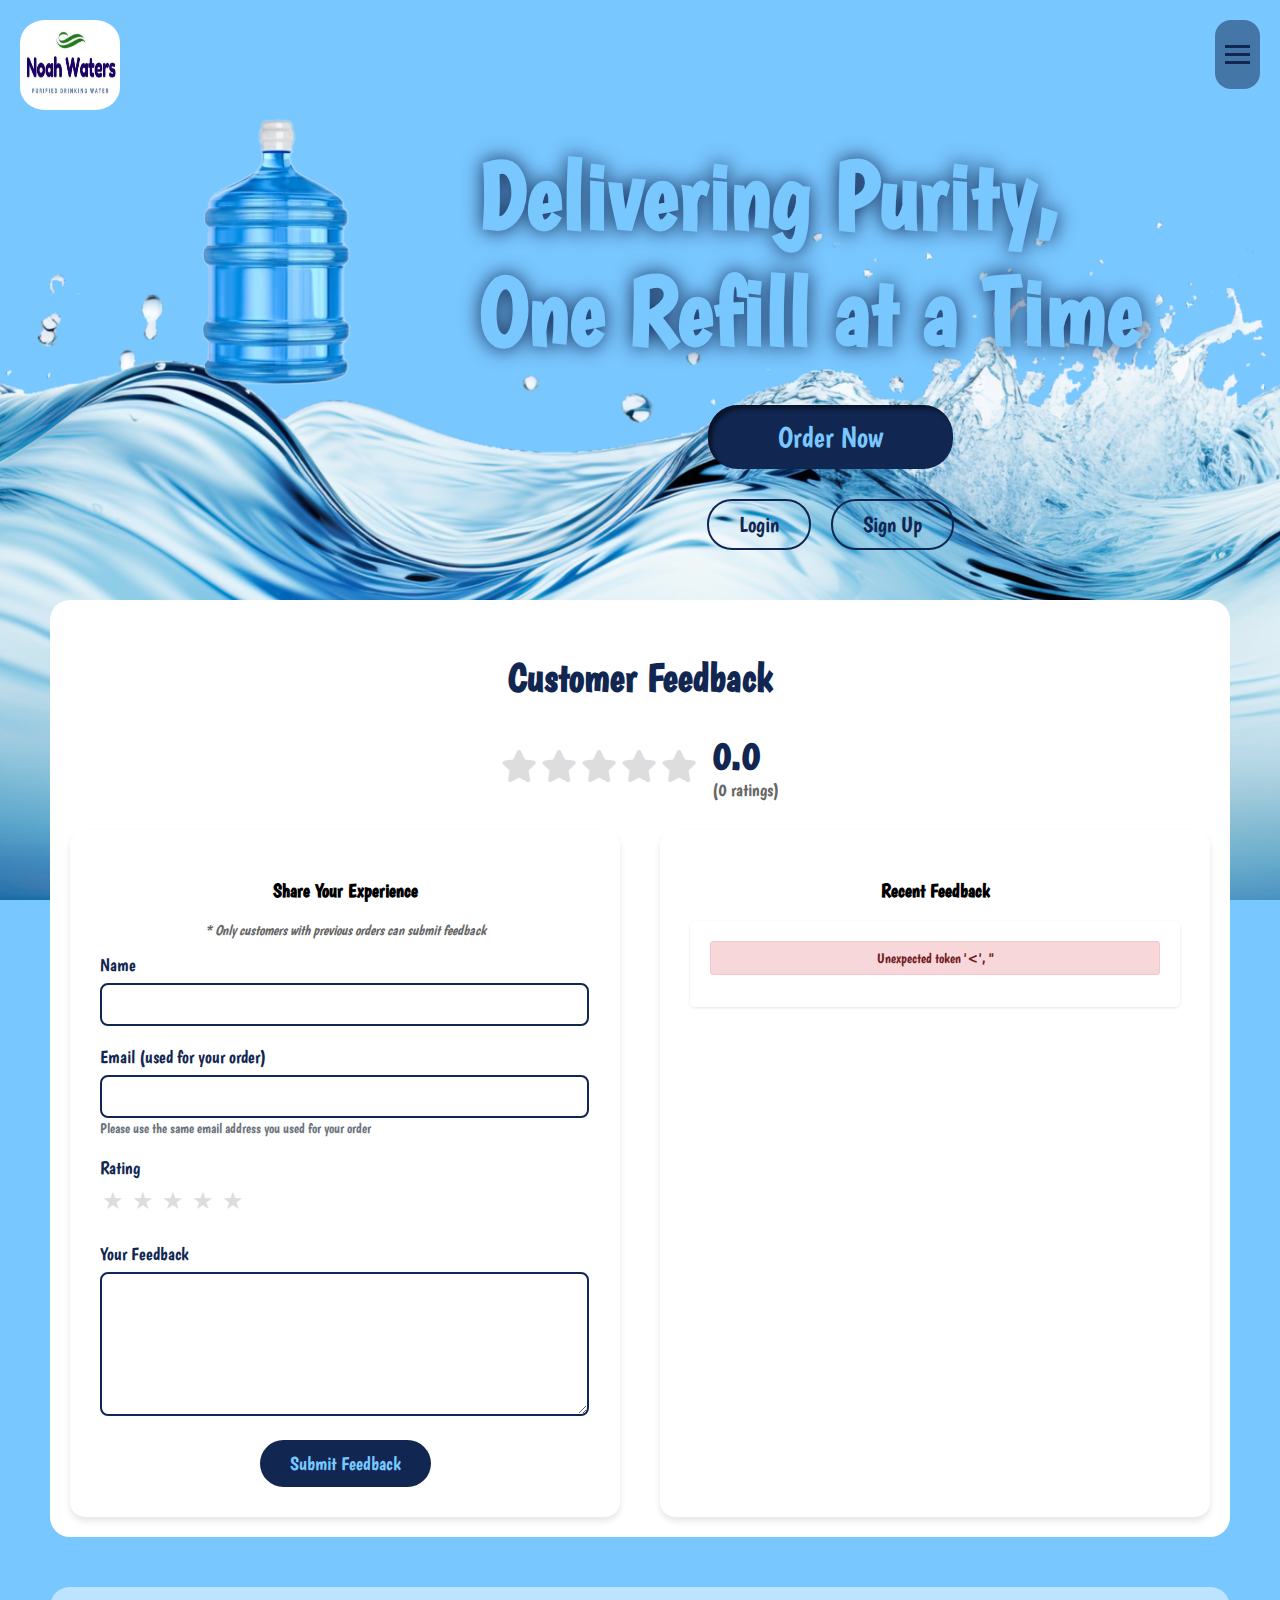
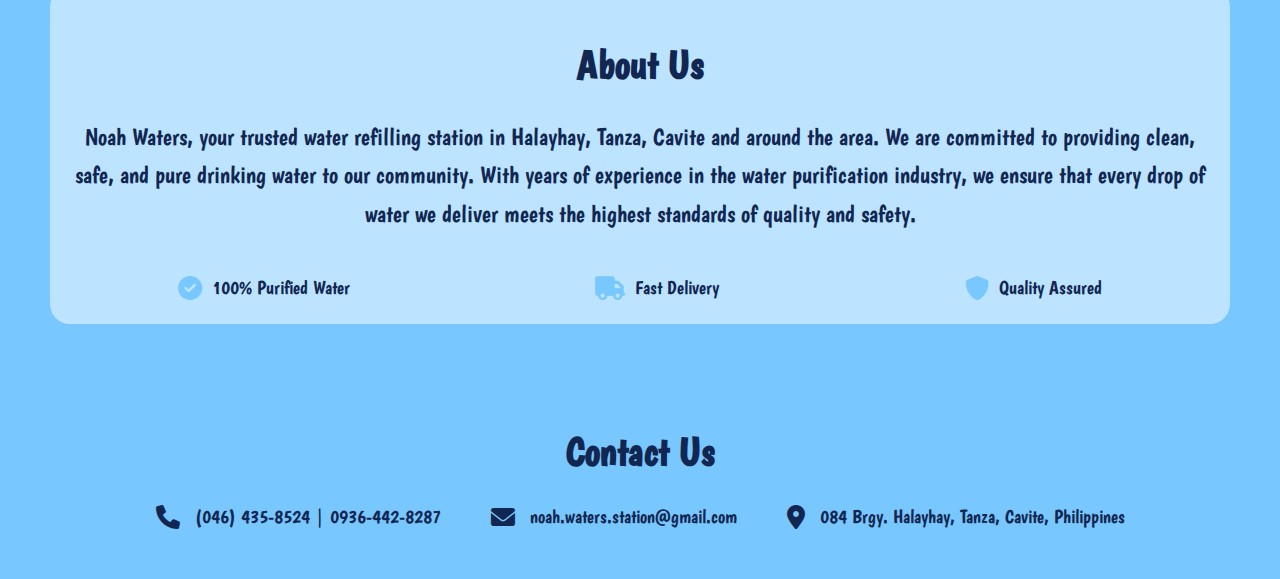
<file: Noah_waters/index.html>
<!DOCTYPE html>
<html lang="en">
<head>
    <meta charset="UTF-8">
    <meta name="viewport" content="width=device-width, initial-scale=1.0">
    <title>Noah Waters</title>

    <link rel="stylesheet" href="style.css">
    <link rel="stylesheet" href="https://cdnjs.cloudflare.com/ajax/libs/font-awesome/6.0.0/css/all.min.css">

    <link rel="preconnect" href="https://fonts.googleapis.com">
    <link rel="preconnect" href="https://fonts.gstatic.com" crossorigin>
    <link href="https://fonts.googleapis.com/css2?family=Boogaloo&display=swap" rel="stylesheet">

    <link rel="stylesheet" href="https://fonts.googleapis.com/icon?family=Material+Icons">
</head>

<body>
    <nav class="navbar">
        <div class="logo">
            <img src="logo.jpg" class="logo">
        </div>
        <div class="hamburger">
            <div class="bar"></div>
            <div class="bar"></div>
            <div class="bar"></div>
        </div>
        <ul class="nav-menu">
            <li class="nav-item"><a href="#about" class="nav-link">About Us</a></li>
            <li class="nav-item"><a href="#contact" class="nav-link">Contact Us</a></li>
            <li class="nav-item"><a href="track_order_guest.php" class="nav-link">Track Order</a></li>
            <li class="nav-item"><a href="admin_orders.php" class="nav-link">Admin Page</a></li>
            <li class="nav-item"><a href="#" class="nav-link">Exit</a></li>
        </ul>
    </nav>

    <div class="content-container">
        <div class="gallon-container">
            <img src="round_gallon.png" class="gallon">
        </div>

        <div class="tagline-container">
            <h1 class="tagline">
                Delivering Purity,<br> One Refill at a Time
            </h1>
        </div>
    </div>

    <div class="button-container">
        <a href="menu.php" class="order-btn" style="text-decoration: none; display: inline-block; text-align: center; padding: 15px 70px; font-size: 1.8rem; background-color: #112752; color: #79c7ff; border: none; border-radius: 30px; cursor: pointer; transition: all 0.3s ease; font-family: 'Boogaloo', sans-serif; box-shadow: inset 4px 4px 4px rgba(0, 0, 0, 0.50);">Order Now</a>
        <div class="auth-buttons">
            <a href="login.html"><button class="login-btn">Login</button></a>
            <a href="register.html"><button class="signin-btn">Sign Up</button></a>
        </div>
    </div>

    <div class="background-container">
        <img src="back.webp" class="background">
    </div>

    <div id="feedback" class="feedback-section">
        <h2>Customer Feedback</h2>
        <div class="overall-rating">
            <div class="rating-stars"></div>
            <div class="rating-info">
                <span class="average-rating">0.0</span>
                <span class="total-ratings">(0 ratings)</span>
            </div>
        </div>
        <div class="feedback-container">
            <div class="feedback-form">
                <h3>Share Your Experience</h3>
                <p class="form-note">* Only customers with previous orders can submit feedback</p>
                <form id="feedbackForm">
                    <div class="form-group">
                        <label for="name">Name</label>
                        <input type="text" id="name" name="name" required>
                    </div>
                    <div class="form-group">
                        <label for="email">Email (used for your order)</label>
                        <input type="email" id="email" name="email" required>
                        <small class="form-text text-muted">Please use the same email address you used for your order</small>
                    </div>
                    <div class="form-group">
                        <label>Rating</label>
                        <div class="rating">
                            <input type="radio" name="rating" value="1" id="rating1" required>
                            <label for="rating1">★</label>
                            <input type="radio" name="rating" value="2" id="rating2">
                            <label for="rating2">★</label>
                            <input type="radio" name="rating" value="3" id="rating3">
                            <label for="rating3">★</label>
                            <input type="radio" name="rating" value="4" id="rating4">
                            <label for="rating4">★</label>
                            <input type="radio" name="rating" value="5" id="rating5">
                            <label for="rating5">★</label>
                        </div>
                    </div>
                    <div class="form-group">
                        <label for="message">Your Feedback</label>
                        <textarea id="message" name="message" required></textarea>
                    </div>
                    <button type="submit" class="submit-btn">Submit Feedback</button>
                </form>
            </div>
            <div class="feedback-display">
                <h3>Recent Feedback</h3>
                <div id="feedbackList" class="feedback-list"></div>
            </div>
        </div>
    </div>

    <div id="about" class="about-section">
        <h2>About Us</h2>
        <div class="about-content">
            <div class="about-text">
                <p>Noah Waters, your trusted water refilling station in Halayhay, Tanza, Cavite and around the area. We are committed to providing clean, safe, and pure drinking water to our community.
                    With years of experience in the water purification industry, we ensure that every drop of water we deliver meets the highest standards of quality and safety.</p>
                <div class="features">
                    <div class="feature">
                        <i class="fas fa-check-circle"></i>
                        <span>100% Purified Water</span>
                    </div>
                    <div class="feature">
                        <i class="fas fa-truck"></i>
                        <span>Fast Delivery</span>
                    </div>
                    <div class="feature">
                        <i class="fas fa-shield-alt"></i>
                        <span>Quality Assured</span>
                    </div>
                </div>
            </div>
        </div>
    </div>

    <div id="contact" class="contact-section">
        <h2>Contact Us</h2>
        <div class="contact-info">
            <div class="contact-item">
                <i class="fas fa-phone"></i>
                <p>(046) 435-8524 | 0936-442-8287</p>
            </div>
            <div class="contact-item">
                <i class="fas fa-envelope"></i>
                <p>noah.waters.station@gmail.com</p>
            </div>
            <div class="contact-item">
                <i class="fas fa-map-marker-alt"></i>
                <p>084 Brgy. Halayhay, Tanza, Cavite, Philippines</p>
            </div>
        </div>
    </div>
    <script>
        const hamburger = document.querySelector(".hamburger");
        const navMenu = document.querySelector(".nav-menu");

        hamburger.addEventListener("click", () => {
            hamburger.classList.toggle("active");
            navMenu.classList.toggle("active");
        });

        document.querySelectorAll(".nav-link").forEach(n => n.addEventListener("click", () => {
            hamburger.classList.remove("active");
            navMenu.classList.remove("active");
        }));
    </script>
</body>
</html>

<style>
    .feedback-section {
        padding: 20px 20px;
        text-align: center;
        margin-top: 50px;
        background-color: rgba(255, 255, 255);
        border-radius: 20px;
        margin-left: 50px;
        margin-right: 50px;
    }

    .feedback-section h2 {
        color: #112752;
        font-size: 2.5rem;
        margin-bottom: 30px;
    }

    .feedback-container {
        display: flex;
        justify-content: space-between;
        gap: 40px;
        max-width: 1200px;
        margin: 0 auto;
    }

    .feedback-form {
        flex: 1;
        background: rgba(255, 255, 255);
        padding: 30px;
        border-radius: 15px;
        box-shadow: 0 4px 6px rgba(0, 0, 0, 0.1);
    }

    .feedback-display {
        flex: 1;
        background: rgba(255, 255, 255);
        padding: 30px;
        border-radius: 15px;
        box-shadow: 0 4px 6px rgba(0, 0, 0, 0.1);
    }

    .form-group {
        margin-bottom: 20px;
        text-align: left;
        margin-right: 25px;
    }

    .form-group label {
        display: block;
        margin-bottom: 8px;
        color: #112752;
        font-size: 1.1em;
    }

    .form-group input[type="text"],
    .form-group input[type="email"],
    .form-group textarea {
        width: 100%;
        padding: 10px;
        border: 2px solid #112752;
        border-radius: 8px;
        font-size: 1em;
        font-family: "Boogaloo", sans-serif;
    }

    .form-group textarea {
        height: 120px;
        resize: vertical;
    }

    .rating {
        display: flex;
        flex-direction: row;
        justify-content: flex-start;
        gap: 4px;
    }

    .rating input {
        display: none;
    }

    .rating label {
        cursor: pointer;
        font-size: 1.5em;
        color: #ddd;
        transition: color 0.2s;
        padding: 0 2px;
    }

    .rating label:hover,
    .rating label.hover,
    .rating input:checked + label {
        color: #ffc107;
    }

    .submit-btn {
        background-color: #112752;
        color: #79c7ff;
        border: none;
        padding: 12px 30px;
        border-radius: 25px;
        font-size: 1.2em;
        cursor: pointer;
        transition: all 0.3s ease;
        font-family: "Boogaloo", sans-serif;
    }

    .submit-btn:hover {
        background-color: #1a3a6e;
        transform: translateY(-2px);
    }

    .feedback-list {
        background: white;
        padding: 20px;
        border-radius: 5px;
        box-shadow: 0 1px 3px rgba(0,0,0,0.1);
        max-height: 350px;
        overflow-y: auto;
    }

    .feedback-list h3 {
        color: #0f65b4;
        margin-bottom: 15px;
        font-size: 1.5em;
        font-weight: 600;
    }

    .feedback-item {
        padding: 12px;
        border-bottom: 1px solid #eee;
        margin-bottom: 12px;
    }

    .feedback-item:last-child {
        border-bottom: none;
        margin-bottom: 0;
    }

    .feedback-header {
        display: flex;
        justify-content: space-between;
        align-items: center;
        margin-bottom: 6px;
    }

    .feedback-header h4 {
        margin: 0;
        color: #333;
        font-size: 1em;
        font-weight: 500;
    }

    .feedback-item .rating {
        margin: 0;
        display: flex;
        flex-direction: row;
        justify-content: flex-start;
        gap: 2px;
    }

    .feedback-item .rating i {
        font-size: 1.2em;
        color: #ddd;
    }

    .feedback-item .rating i.active {
        color: #ffd700;
    }

    .feedback-item p {
        margin: 6px 0;
        color: #666;
        font-size: 0.9em;
        line-height: 1.4;
    }

    .overall-rating {
        display: flex;
        align-items: center;
        justify-content: center;
        margin-bottom: 30px;
        gap: 15px;
    }

    .rating-stars {
        display: flex;
        flex-direction: row;
        justify-content: flex-start;
        gap: 4px;
    }

    .rating-stars i {
        font-size: 2em;
        color: #ddd;
    }

    .rating-stars i.active {
        color: #ffd700;
    }

    .rating-info {
        display: flex;
        flex-direction: column;
        align-items: flex-start;
    }

    .average-rating {
        font-size: 2.5em;
        font-weight: bold;
        color: #112752;
    }

    .total-ratings {
        font-size: 1.1em;
        color: #666;
    }

    .form-note {
        color: #666;
        font-size: 0.9em;
        margin-bottom: 15px;
        font-style: italic;
    }

    .form-text {
        font-size: 0.85em;
        color: #666;
        margin-top: 4px;
    }

    .text-muted {
        color: #6c757d;
    }

    .alert {
        padding: 8px 12px;
        margin-bottom: 12px;
        border-radius: 3px;
        font-size: 0.85em;
    }

    .alert-success {
        background-color: #d4edda;
        color: #155724;
        border: 1px solid #c3e6cb;
    }

    .alert-danger {
        background-color: #f8d7da;
        color: #721c24;
        border: 1px solid #f5c6cb;
    }

    .alert-info {
        background-color: #d1ecf1;
        color: #0c5460;
        border: 1px solid #bee5eb;
    }

    @media (max-width: 768px) {
        .feedback-container {
            flex-direction: column;
        }
    }
</style>

<script>
document.addEventListener('DOMContentLoaded', function() {
    const feedbackForm = document.getElementById('feedbackForm');
    const feedbackList = document.getElementById('feedbackList');
    const ratingInputs = document.querySelectorAll('input[name="rating"]');
    const ratingLabels = document.querySelectorAll('.rating label');
    const ratingStars = document.querySelector('.rating-stars');
    const averageRating = document.querySelector('.average-rating');
    const totalRatings = document.querySelector('.total-ratings');

    // Initialize overall rating stars
    for (let i = 0; i < 5; i++) {
        const star = document.createElement('i');
        star.className = 'fas fa-star';
        ratingStars.appendChild(star);
    }

    // Function to update overall rating display
    function updateOverallRating(rating, total) {
        const stars = ratingStars.querySelectorAll('i');
        stars.forEach((star, index) => {
            star.className = `fas fa-star ${index < Math.floor(rating) ? 'active' : ''}`;
            if (index === Math.floor(rating) && rating % 1 !== 0) {
                star.className = 'fas fa-star-half-alt active';
            }
        });
        averageRating.textContent = rating.toFixed(1);
        totalRatings.textContent = `(${total} ${total === 1 ? 'rating' : 'ratings'})`;
    }

    // Handle star rating hover effects
    ratingLabels.forEach((label, index) => {
        label.addEventListener('mouseover', () => {
            for (let i = 0; i <= index; i++) {
                ratingLabels[i].classList.add('hover');
            }
        });

        label.addEventListener('mouseout', () => {
            ratingLabels.forEach(l => l.classList.remove('hover'));
            const checkedRating = document.querySelector('input[name="rating"]:checked');
            if (checkedRating) {
                const checkedIndex = Array.from(ratingInputs).indexOf(checkedRating);
                for (let i = 0; i <= checkedIndex; i++) {
                    ratingLabels[i].classList.add('hover');
                }
            }
        });
    });

    // Handle rating selection
    ratingInputs.forEach((input, index) => {
        input.addEventListener('change', () => {
            ratingLabels.forEach(l => l.classList.remove('hover'));
            for (let i = 0; i <= index; i++) {
                ratingLabels[i].classList.add('hover');
            }
        });
    });

    // Handle form submission
    feedbackForm.addEventListener('submit', function(e) {
        e.preventDefault();
        
        const formData = new FormData(this);
        const submitButton = this.querySelector('button[type="submit"]');
        const originalButtonText = submitButton.innerHTML;
        
        // Disable submit button and show loading state
        submitButton.disabled = true;
        submitButton.innerHTML = '<i class="fas fa-spinner fa-spin"></i> Submitting...';

        fetch('submit_feedback.php', {
            method: 'POST',
            body: formData
        })
        .then(response => response.json())
        .then(data => {
            if (data.success) {
                // Show success message
                const successMessage = document.createElement('div');
                successMessage.className = 'alert alert-success';
                successMessage.innerHTML = data.message;
                feedbackForm.insertAdjacentElement('beforebegin', successMessage);
                
                // Reset form
                feedbackForm.reset();
                ratingLabels.forEach(l => l.classList.remove('hover'));
                
                // Remove success message after 3 seconds
                setTimeout(() => {
                    successMessage.remove();
                }, 3000);
                
                // Refresh feedback list
                loadFeedback();
            } else {
                throw new Error(data.message);
            }
        })
        .catch(error => {
            // Show error message
            const errorMessage = document.createElement('div');
            errorMessage.className = 'alert alert-danger';
            errorMessage.innerHTML = error.message || 'An error occurred. Please try again.';
            feedbackForm.insertAdjacentElement('beforebegin', errorMessage);
            
            // Remove error message after 3 seconds
            setTimeout(() => {
                errorMessage.remove();
            }, 3000);
        })
        .finally(() => {
            // Re-enable submit button
            submitButton.disabled = false;
            submitButton.innerHTML = originalButtonText;
        });
    });

    // Function to load feedback
    function loadFeedback() {
        fetch('get_feedback.php')
            .then(response => response.json())
            .then(data => {
                console.log('Feedback data:', data);
                
                if (data.success) {
                    // Update overall rating
                    updateOverallRating(data.average_rating, data.total_ratings);
                    
                    feedbackList.innerHTML = '';
                    
                    if (data.feedback.length === 0) {
                        feedbackList.innerHTML = `
                            <div class="alert alert-info">
                                No feedback available yet. Be the first to share your thoughts!
                            </div>
                        `;
                        return;
                    }
                    
                    data.feedback.forEach(item => {
                        const feedbackItem = document.createElement('div');
                        feedbackItem.className = 'feedback-item';
                        
                        // Create stars HTML based on actual rating
                        const stars = Array(5).fill('').map((_, i) => 
                            `<i class="fas fa-star ${i < item.rating ? 'active' : ''}" style="color: ${i < item.rating ? '#ffd700' : '#ddd'}"></i>`
                        ).join('');
                        
                        feedbackItem.innerHTML = `
                            <div class="feedback-header">
                                <h4>${item.name}</h4>
                                <div class="rating">${stars}</div>
                            </div>
                            <p>${item.message}</p>
                            <small>${item.date}</small>
                        `;
                        
                        feedbackList.appendChild(feedbackItem);
                    });
                } else {
                    feedbackList.innerHTML = `
                        <div class="alert alert-danger">
                            ${data.message || 'Error loading feedback. Please try again later.'}
                        </div>
                    `;
                }
            })
            .catch(error => {
                console.error('Error loading feedback:', error);
                feedbackList.innerHTML = `
                    <div class="alert alert-danger">
                        ${error.message || 'Error loading feedback. Please try again later.'}
                    </div>
                `;
            });
    }

    // Load feedback when page loads
    loadFeedback();
});
</script>
</file>
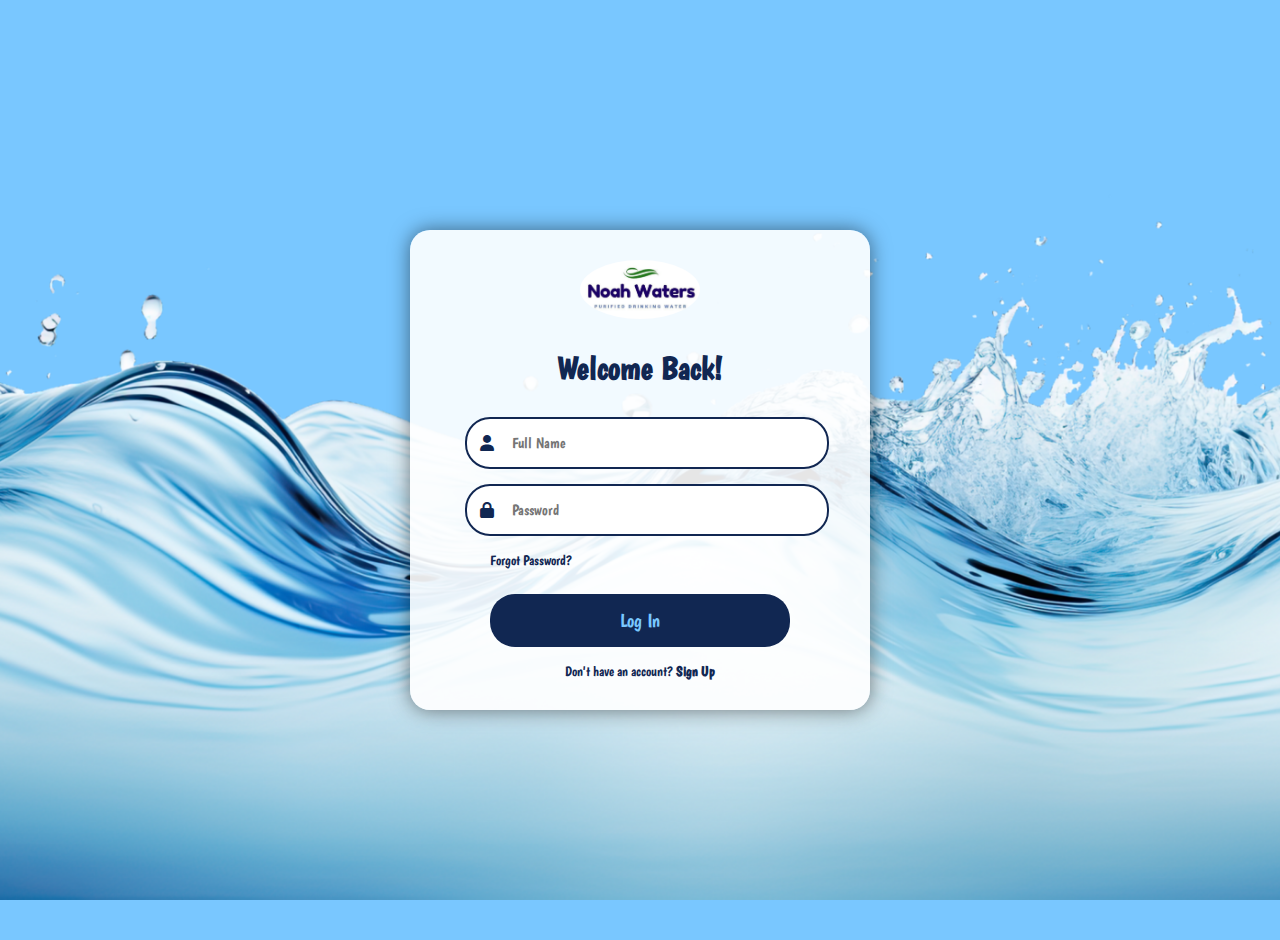
<file: Noah_waters/login.html>
<!DOCTYPE html>
<html lang="en">
<head>
    <meta charset="UTF-8">
    <meta name="viewport" content="width=device-width, initial-scale=1.0">
    <title>Log In - Noah Waters</title>
    <link rel="stylesheet" href="style.css">
    <link rel="stylesheet" href="https://cdnjs.cloudflare.com/ajax/libs/font-awesome/6.0.0/css/all.min.css">
    <link rel="preconnect" href="https://fonts.googleapis.com">
    <link rel="preconnect" href="https://fonts.gstatic.com" crossorigin>
    <link href="https://fonts.googleapis.com/css2?family=Boogaloo&display=swap" rel="stylesheet">
</head>
<body>
    <div class="login-container">
        <div class="login-box">
            <div class="logo-container">
                <img src="logo.jpg" alt="Noah Waters Logo" class="login-logo">
            </div>
            <h2>Welcome Back!</h2>
            <form class="login-form" method="POST" action="login.php">
                <div class="input-group">
                    <i class="fas fa-user"></i>
                    <input type="text" name="fullname" placeholder="Full Name" required>
                </div>
                <div class="input-group">
                    <i class="fas fa-lock"></i>
                    <input type="password" name="password" placeholder="Password" required>
                </div>
                <div class="forgot">
                    <a href="forgot_password.php" class="forgot-link">Forgot Password?</a>
                </div>
                <button type="submit" class="login-submit">Log In</button>
                <div class="signup-link">
                    Don't have an account? <a href="register.html">Sign Up</a>
                </div>
            </form>

        </div>
    </div>
    <!--javascript determine kung tama ba yung login data na ininput mo-->
    <script>
    window.onload = () => {
        const params = new URLSearchParams(window.location.search);
        if (params.get('error') === 'invalid') {
            alert('Invalid fullname or password.');
        } else if (params.get('error') === 'empty') {
            alert('Please fill in both fields.');
        }
    };
</script>

</body>
</html>
</file>
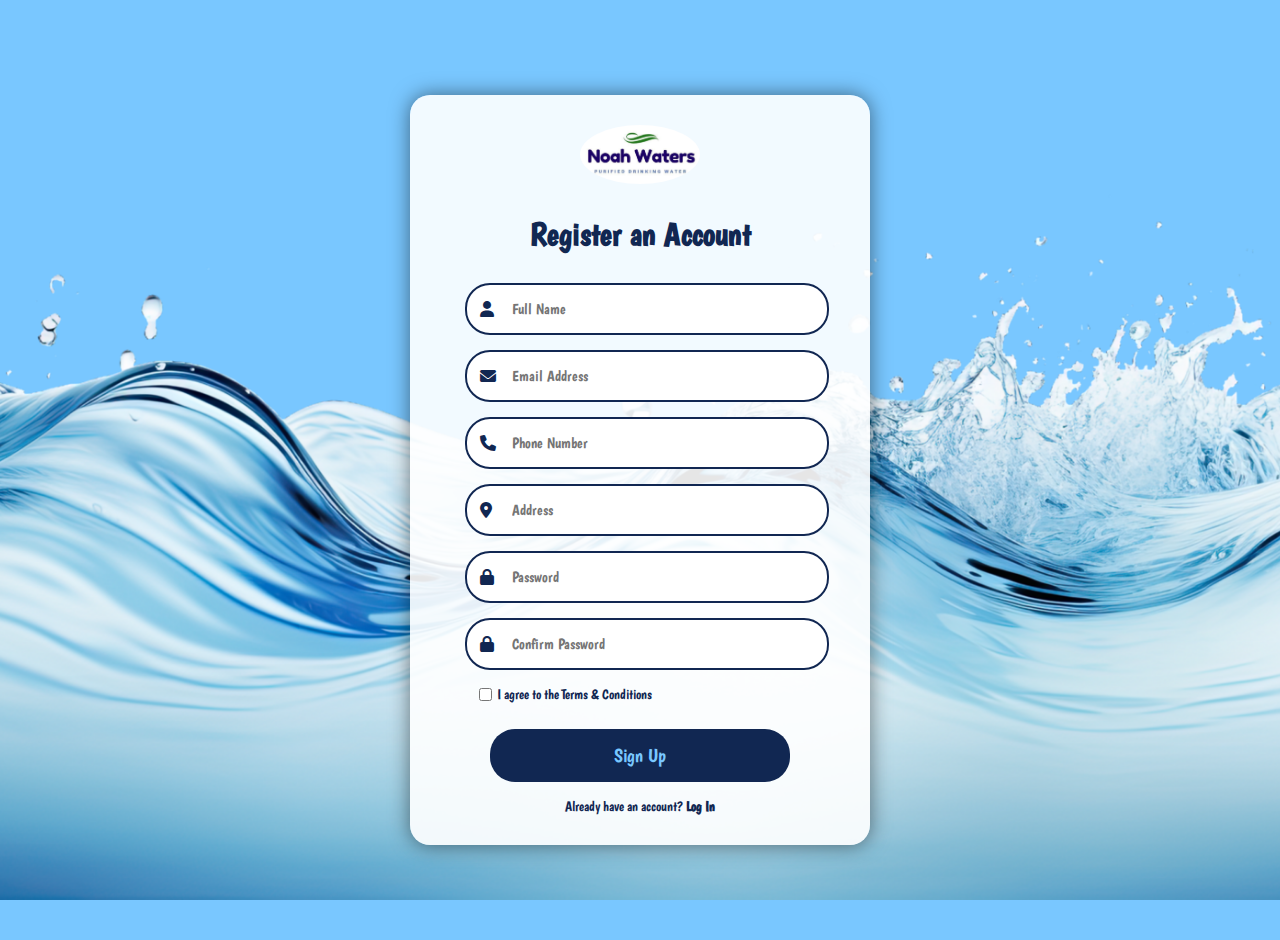
<file: Noah_waters/register.html>
<!DOCTYPE html>
<html lang="en">
<head>
    <meta charset="UTF-8">
    <meta name="viewport" content="width=device-width, initial-scale=1.0">
    <title>Sign Up - Noah Waters</title>
    <link rel="stylesheet" href="style.css">
    <link rel="stylesheet" href="https://cdnjs.cloudflare.com/ajax/libs/font-awesome/6.0.0/css/all.min.css">
    <link rel="preconnect" href="https://fonts.googleapis.com">
    <link rel="preconnect" href="https://fonts.gstatic.com" crossorigin>
    <link href="https://fonts.googleapis.com/css2?family=Boogaloo&display=swap" rel="stylesheet">
</head>
<body>
    <div class="login-container">
        <div class="login-box">
            <div class="logo-container">
                <img src="logo.jpg" alt="Noah Waters Logo" class="login-logo">
            </div>
            <h2>Register an Account</h2>
            <form class="login-form" action="register.php" method="POST">
                <div class="input-group">
                    <i class="fas fa-user"></i>
                    <input type="text" placeholder="Full Name" name="fullname" required>
                </div>
                <div class="input-group">
                    <i class="fas fa-envelope"></i>
                    <input type="email" placeholder="Email Address" name="email" required>
                </div>
                <div class="input-group">
                    <i class="fas fa-phone"></i>
                    <input type="tel" placeholder="Phone Number" name="phone"required>
                </div>
                <div class="input-group">
                    <i class="fas fa-map-marker-alt"></i>
                    <input type="text" placeholder="Address" name="address" required>
                </div>
                <div class="input-group">
                    <i class="fas fa-lock"></i>
                    <input type="password" placeholder="Password" name="password" required>
                </div>
                <div class="input-group">
                    <i class="fas fa-lock"></i>
                    <input type="password" placeholder="Confirm Password" name="confirm_password"required>
                </div>
                <div class="terms-checkbox">
                    <label>
                        <input type="checkbox" required>
                        I agree to the <a href="terms&conditions.html">Terms & Conditions</a>
                    </label>
                </div>
                <button type="submit" class="login-submit">Sign Up</button>
                <div class="signup-link">
                    Already have an account? <a href="login.html">Log In</a>
                </div>
            </form>
        </div>
    </div>
</body>
</html>
</file>
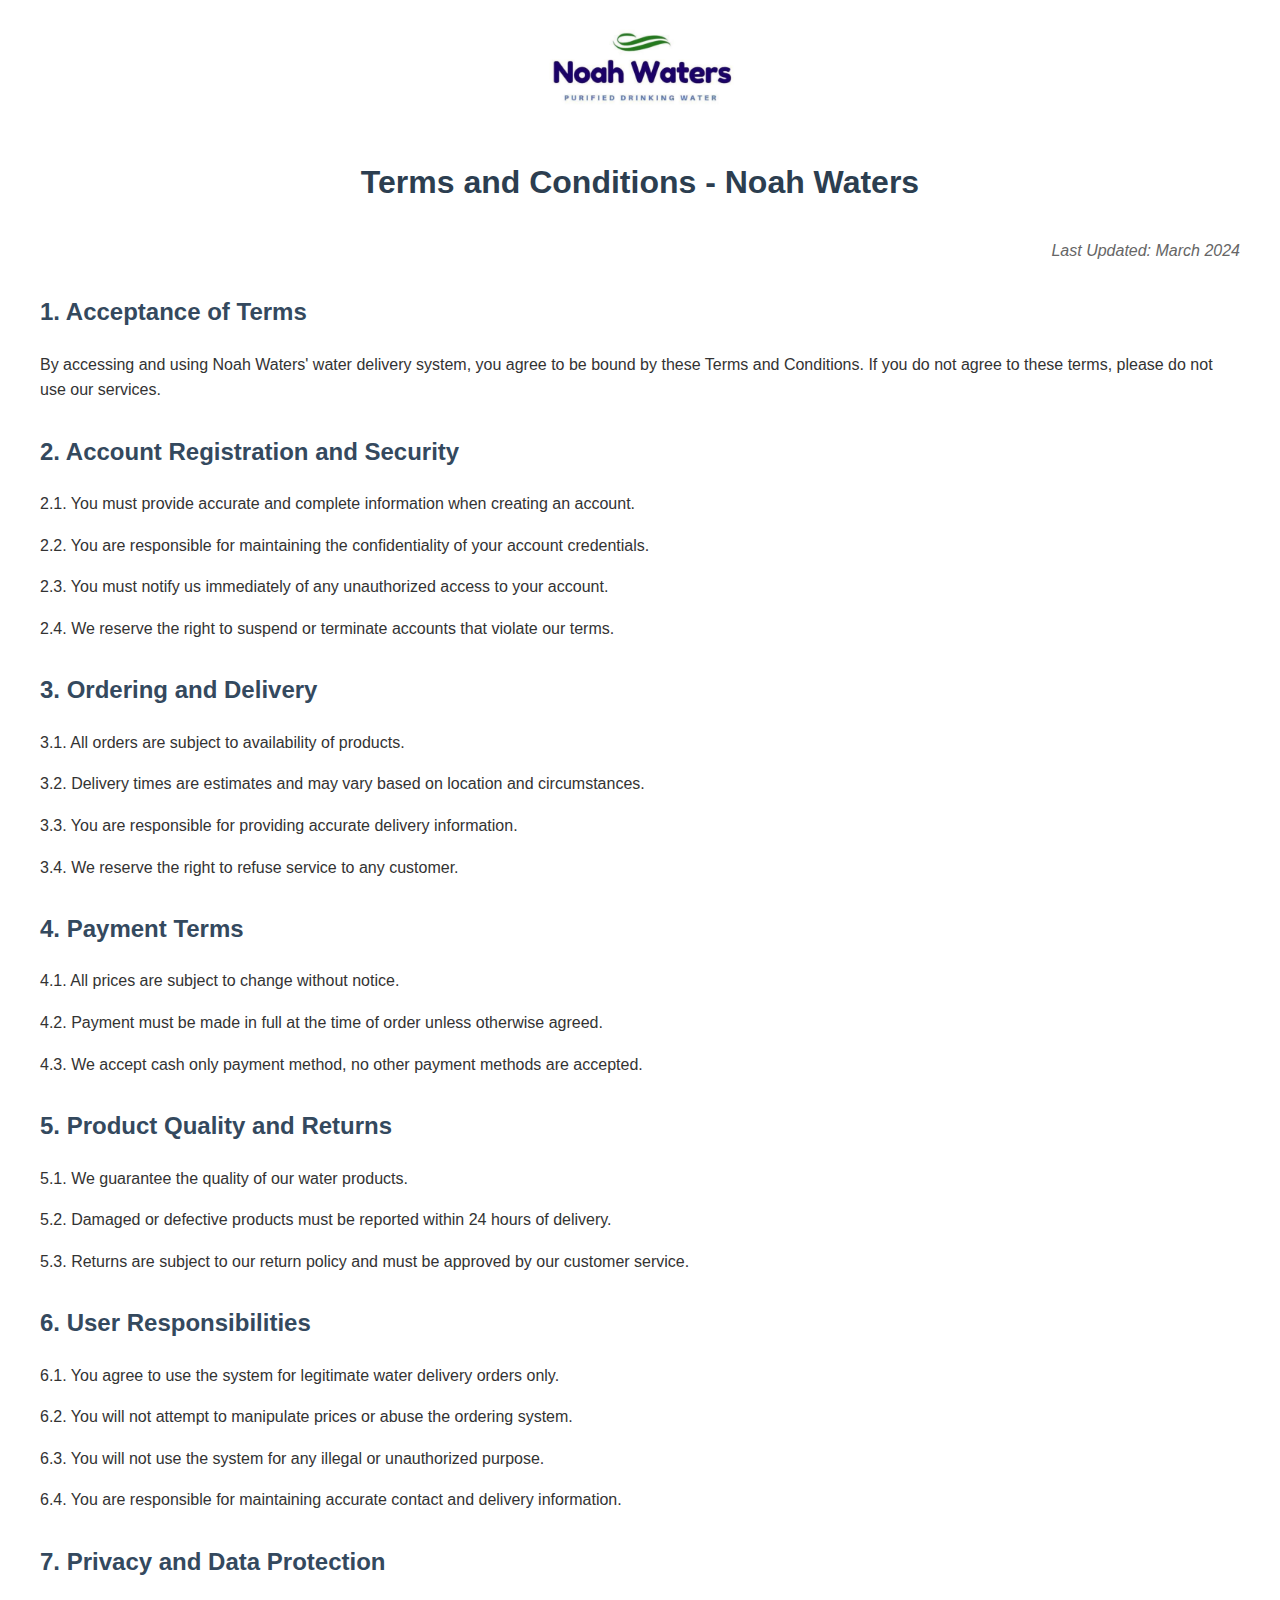
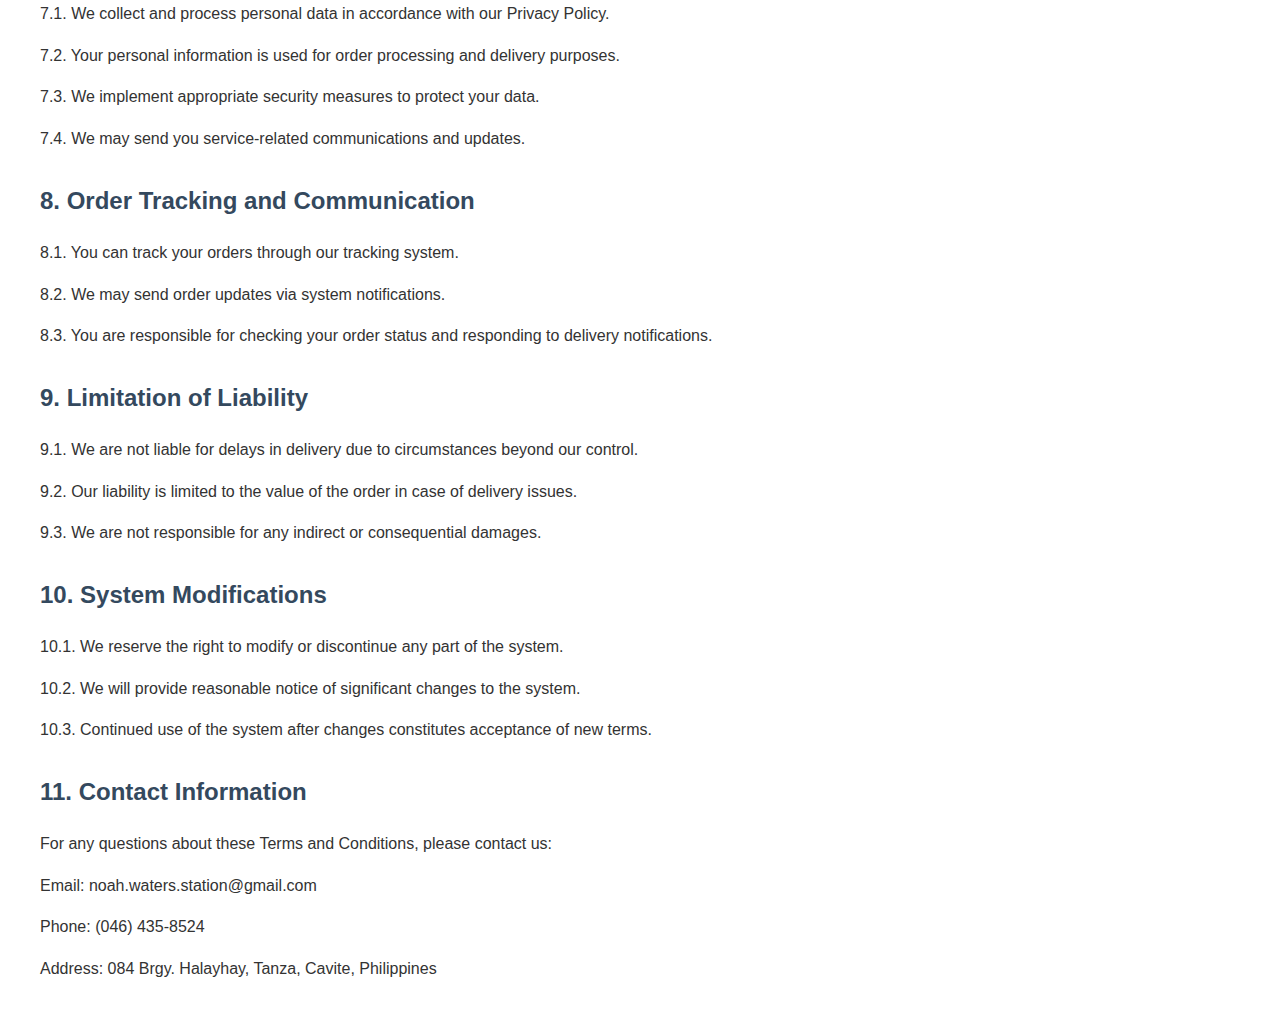
<file: Noah_waters/terms&conditions.html>
<!DOCTYPE html>
<html lang="en">
<head>
    <meta charset="UTF-8">
    <meta name="viewport" content="width=device-width, initial-scale=1.0">
    <title>Terms and Conditions - Noah Waters</title>
    <style>
        body {
            font-family: Arial, sans-serif;
            line-height: 1.6;
            max-width: 1200px;
            margin: 0 auto;
            padding: 20px;
            color: #333;
        }
        .logo-container {
            text-align: center;
            margin-bottom: 30px;
        }
        .logo {
            max-width: 200px;
            height: auto;
        }
        h1 {
            color: #2c3e50;
            text-align: center;
            margin-bottom: 30px;
        }
        h2 {
            color: #34495e;
            margin-top: 30px;
        }
        .section {
            margin-bottom: 25px;
        }
        .last-updated {
            text-align: right;
            font-style: italic;
            color: #666;
            margin-bottom: 30px;
        }
    </style>
</head>
<body>
    <div class="logo-container">
        <img src="logo.jpg" alt="Noah Waters Logo" class="logo">
    </div>
    <h1>Terms and Conditions - Noah Waters</h1>
    <p class="last-updated">Last Updated: March 2024</p>

    <div class="section">
        <h2>1. Acceptance of Terms</h2>
        <p>By accessing and using Noah Waters' water delivery system, you agree to be bound by these Terms and Conditions. If you do not agree to these terms, please do not use our services.</p>
    </div>

    <div class="section">
        <h2>2. Account Registration and Security</h2>
        <p>2.1. You must provide accurate and complete information when creating an account.</p>
        <p>2.2. You are responsible for maintaining the confidentiality of your account credentials.</p>
        <p>2.3. You must notify us immediately of any unauthorized access to your account.</p>
        <p>2.4. We reserve the right to suspend or terminate accounts that violate our terms.</p>
    </div>

    <div class="section">
        <h2>3. Ordering and Delivery</h2>
        <p>3.1. All orders are subject to availability of products.</p>
        <p>3.2. Delivery times are estimates and may vary based on location and circumstances.</p>
        <p>3.3. You are responsible for providing accurate delivery information.</p>
        <p>3.4. We reserve the right to refuse service to any customer.</p>
    </div>

    <div class="section">
        <h2>4. Payment Terms</h2>
        <p>4.1. All prices are subject to change without notice.</p>
        <p>4.2. Payment must be made in full at the time of order unless otherwise agreed.</p>
        <p>4.3. We accept cash only payment method, no other payment methods are accepted.</p>
    </div>

    <div class="section">
        <h2>5. Product Quality and Returns</h2>
        <p>5.1. We guarantee the quality of our water products.</p>
        <p>5.2. Damaged or defective products must be reported within 24 hours of delivery.</p>
        <p>5.3. Returns are subject to our return policy and must be approved by our customer service.</p>
    </div>

    <div class="section">
        <h2>6. User Responsibilities</h2>
        <p>6.1. You agree to use the system for legitimate water delivery orders only.</p>
        <p>6.2. You will not attempt to manipulate prices or abuse the ordering system.</p>
        <p>6.3. You will not use the system for any illegal or unauthorized purpose.</p>
        <p>6.4. You are responsible for maintaining accurate contact and delivery information.</p>
    </div>

    <div class="section">
        <h2>7. Privacy and Data Protection</h2>
        <p>7.1. We collect and process personal data in accordance with our Privacy Policy.</p>
        <p>7.2. Your personal information is used for order processing and delivery purposes.</p>
        <p>7.3. We implement appropriate security measures to protect your data.</p>
        <p>7.4. We may send you service-related communications and updates.</p>
    </div>

    <div class="section">
        <h2>8. Order Tracking and Communication</h2>
        <p>8.1. You can track your orders through our tracking system.</p>
        <p>8.2. We may send order updates via system notifications.</p>
        <p>8.3. You are responsible for checking your order status and responding to delivery notifications.</p>
    </div>

    <div class="section">
        <h2>9. Limitation of Liability</h2>
        <p>9.1. We are not liable for delays in delivery due to circumstances beyond our control.</p>
        <p>9.2. Our liability is limited to the value of the order in case of delivery issues.</p>
        <p>9.3. We are not responsible for any indirect or consequential damages.</p>
    </div>

    <div class="section">
        <h2>10. System Modifications</h2>
        <p>10.1. We reserve the right to modify or discontinue any part of the system.</p>
        <p>10.2. We will provide reasonable notice of significant changes to the system.</p>
        <p>10.3. Continued use of the system after changes constitutes acceptance of new terms.</p>
    </div>

    <div class="section">
        <h2>11. Contact Information</h2>
        <p>For any questions about these Terms and Conditions, please contact us:</p>
        <p>Email: noah.waters.station@gmail.com</p>
        <p>Phone: (046) 435-8524</p>
        <p>Address: 084 Brgy. Halayhay, Tanza, Cavite, Philippines</p>
    </div>

</body>
</html>
</file>
<file: Noah_waters/style.css>
body {
    background-color: #79c7ff;
    margin: 0;
    padding: 0;
    font-family: "Boogaloo", sans-serif;
    font-weight: 400;
    font-style: normal;
    background-image: url('back.webp');
    background-size: cover;
    background-position: center;
    background-repeat: no-repeat;
    background-attachment: fixed;
}

.navbar {
    position: fixed;
    top: 0;
    right: 0;
    width: auto;
    display: flex;
    justify-content: flex-end;
    align-items: center;
    padding: 20px;
    z-index: 1000;
    background: #4576a8;
    border-radius: 16px;
    margin: 20px;
    padding: 10px 0;
}

.navbar-inner {
    display: flex;
    align-items: center;
}

.navbar-logo-text {
    font-weight: bold;
    color: #fff;
    margin-right: 30px;
    font-size: 1.2em;
    display: flex;
    align-items: center;
}

.navbar-logo-circle {
    border: 2px solid #fff;
    border-radius: 50%;
    width: 32px;
    height: 32px;
    display: inline-block;
    margin-right: 8px;
    vertical-align: middle;
}

.nav-link {
    color: #fff;
    margin-right: 24px;
    text-decoration: none;
    font-size: 1.1em;
    transition: background 0.2s;
    padding: 8px 0;
    border-radius: 8px;
}

.nav-link.active,
.nav-link:hover {
    font-weight: bold;
    background: #22395a;
    padding: 8px 16px;
}

.logo {
    height: 10%;
    width: 100px;
    border-radius: 25%;
    position: fixed;
    left: 20px;
    top: 20px;
}

.hamburger {
    display: block;
    cursor: pointer;
    padding: 10px;
}

.bar {
    display: flex;
    width: 25px;
    height: 3px;
    margin: 5px auto;
    background-color: #112752;
    transition: all 0.3s ease-in-out;
}

.nav-menu {
    position: fixed;
    right: -100%;
    top: 70px;
    gap: 0;
    flex-direction: column;
    background-color: #112752;
    width: 200px;
    text-align: center;
    transition: 0.3s;
    box-shadow: 0 2px 5px rgba(0, 0, 0, 0.1);
    padding: 0;
    margin: 0;
    border-radius: 0 0 0 10px;
}

.nav-item {
    margin: 16px 0;
    list-style: none;
}

.nav-link:hover {
    color: #79c7ff;
    background-color: rgba(255, 255, 255, 0.1);
}

.nav-menu.active {
    right: 0;
}

.hamburger.active .bar:nth-child(2) {
    opacity: 0;
}

.hamburger.active .bar:nth-child(1) {
    transform: translateY(8px) rotate(45deg);
}

.hamburger.active .bar:nth-child(3) {
    transform: translateY(-8px) rotate(-45deg);
}

.content-container {
    display: flex;
    justify-content: center;
    flex-direction: row;
    align-items: center;
    gap: 50px;
    margin-top: 100px;
    position: relative;
    z-index: 1;
}

.gallon-container {
    flex: none;
    display: flex;
    justify-content: center;
    margin-top: 0;
    transform: rotate(0deg);
    position: relative;
    z-index: 2;
}

.gallon:hover {
    transform: rotate(25deg);
}

.tagline-container {
    flex: none;
    display: flex;
    align-items: flex-start;
    flex-direction: column;
}

.tagline {
    text-align: start;
    margin-right: 0;
    text-shadow: 0 0 20px #112752;
    color: #79c7ff;
    letter-spacing: 0.1px;
    font-size: 6rem;
    line-height: 1.2;
    margin: 0;
    margin-top: 0;
}

.background-container {
    display: none;
}

.background {
    width: 100%;
    height: auto;
    object-fit: cover;
}

.button-container {
    display: flex;
    flex-direction: column;
    align-items: center;
    margin-left: 380px;
    margin-top: 0;
    position: relative;
    z-index: 2;
}

.auth-buttons {
    display: flex;
    gap: 20px;
    margin-top: 30px;
}

.order-btn {
    padding: 15px 70px;
    font-size: 1.8rem;
    background-color: #112752;
    color: #79c7ff;
    border: none;
    border-radius: 30px;
    cursor: pointer;
    transition: all 0.3s ease;
    font-family: "Boogaloo", sans-serif;
    box-shadow: inset 4px 4px 4px rgba(0, 0, 0, 0.50);
}

.order-btn:hover {
    transform: translateY(-3px);
    box-shadow: 0 6px 20px rgba(17, 39, 82, 0.4);
    background-color: #1a3a6e;
}

.login-btn, .signin-btn {
    padding: 10px 30px;
    font-size: 1.4rem;
    background-color: transparent;
    color: #112752;
    border: 2px solid #112752;
    border-radius: 25px;
    cursor: pointer;
    transition: all 0.3s ease;
    font-family: "Boogaloo", sans-serif;
    text-decoration: none;
    display: inline-block;
}

.auth-buttons a {
    text-decoration: none;
}

.login-btn:hover, .signin-btn:hover {
    background-color: #112752;
    color: #79c7ff;
    transform: translateY(-2px);
}

.about-section {
    padding: 20px 20px;
    text-align: center;
    margin-top: 50px;
    background-color: rgba(255, 255, 255, 0.5);
    border-radius: 20px;
    margin-left: 50px;
    margin-right: 50px;
}

.about-section h2 {
    color: #112752;
    font-size: 2.5rem;
    margin-bottom: 30px;
}

.about-content {
    max-width: 1200px;
    margin: 0 auto;
}

.about-text {
    text-align: center;
    color: #112752;
    font-size: 1.5rem;
    line-height: 1.6;
}

.about-text p {
    margin-bottom: 10px;
}

.features {
    display: flex;
    justify-content: space-around;
    flex-wrap: wrap;
    gap: 30px;
    margin-top: 40px;
}

.feature {
    display: flex;
    align-items: center;
    gap: 10px;
    font-size: 1.2rem;
    color: #112752;
}

.feature i {
    color: #79c7ff;
    font-size: 1.5rem;
}

.contact-section {
    padding: 50px 0;
    text-align: center;
    margin-top: 20px;
}

.contact-section h2 {
    color: #112752;
    font-size: 2.5rem;
    margin-bottom: 30px;
}

.contact-info {
    display: flex;
    justify-content: center;
    gap: 50px;
    flex-wrap: wrap;
}

.contact-item {
    display: flex;
    align-items: center;
    gap: 15px;
}

.contact-item i {
    color: #112752;
    font-size: 1.5rem;
}

.contact-item p {
    color: #112752;
    font-size: 1.2rem;
    margin: 0;
}

/* Login Form Styles */
.login-container {
    min-height: 100vh;
    display: flex;
    justify-content: center;
    align-items: center;
    padding: 20px;
    overflow-y: auto;
}

.login-box {
    background-color: rgba(255, 255, 255, 0.9);
    padding: 30px;
    border-radius: 20px;
    box-shadow: 0 0 20px rgba(0, 0, 0, 0.5);
    width: 100%;
    max-width: 400px;
    text-align: center;
    overflow: visible;
}

.logo-container {
    margin-bottom: 10px;
}

.login-logo {
    width: 120px;
    height: auto;
    border-radius: 50%;
}

.login-box h2 {
    color: #112752;
    font-size: 2rem;
    margin-bottom: 30px;
}

.login-form {
    display: flex;
    flex-direction: column;
    gap: 15px;
    align-items: center;
}

.input-group {
    position: relative;
    width: 100%;
    max-width: 300px;
    padding-right: 50px;
}

.input-group i {
    position: absolute;
    left: 15px;
    top: 50%;
    transform: translateY(-50%);
    color: #112752;
}

.input-group input {
    width: 100%;
    padding: 15px 15px 15px 45px;
    border: 2px solid #112752;
    border-radius: 25px;
    font-size: 0.95rem;
    font-family: "Boogaloo", sans-serif;
    outline: none;
    transition: all 0.3s ease;
    text-align: left;
}

.input-group input:focus {
    border-color: #79c7ff;
    box-shadow: 0 0 10px rgba(121, 199, 255, 0.3);
}

.forgot {
    display: flex;
    justify-content: space-between;
    align-items: center;
    font-size: 0.9rem;
    color: #112752;
    width: 100%;
    max-width: 300px;
}

.forgot label {
    display: flex;
    align-items: center;
    gap: 5px;
    cursor: pointer;
}

.forgot-link {
    color: #112752;
    text-decoration: none;
    transition: color 0.3s ease;
}

.forgot-link:hover {
    color: #79c7ff;
}

.login-submit {
    background-color: #112752;
    color: #79c7ff;
    padding: 15px 50px;
    border: none;
    border-radius: 25px;
    font-size: 1.2rem;
    font-family: "Boogaloo", sans-serif;
    cursor: pointer;
    transition: all 0.3s ease;
    width: 100%;
    max-width: 300px;
    margin-top: 10px;
}

.login-submit:hover {
    background-color: #1a3a6e;
    transform: translateY(-2px);
}

.signup-link {
    font-size: 0.9rem;
    color: #112752;
    text-align: center;
    width: 100%;
    max-width: 300px;
}

.signup-link a {
    color: #112752;
    text-decoration: none;
    font-weight: bold;
    transition: color 0.3s ease;
}

.signup-link a:hover {
    color: #79c7ff;
}

/* Additional Sign Up Form Styles */
.terms-checkbox {
    width: 100%;
    max-width: 300px;
    text-align: left;
    font-size: 0.9rem;
    color: #112752;
    padding-right: 30px;
}

.terms-checkbox label {
    display: flex;
    align-items: center;
    gap: 2px;
    cursor: pointer;
}

.terms-checkbox a {
    color: #112752;
    text-decoration: none;
    transition: color 0.3s ease;
}

.terms-checkbox a:hover {
    color: #79c7ff;
}

/* Remove scrollbar styles */
.login-box::-webkit-scrollbar {
    display: none;
}

.login-box {
    -ms-overflow-style: none;
    scrollbar-width: none;
}

/* Address Section Styles */
.address-row {
    display: flex;
    gap: 30px;
    width: 100%;
    max-width: 300px;
    padding-right: 10px;
}

.address-row .input-group {
    flex: 1;
    min-width: 0;
}

.address-row input {
    font-size: 0.9rem;
}

/* Forgot Password Styles */
.reset-instructions {
    color: #112752;
    font-size: 1rem;
    margin-bottom: 20px;
    text-align: center;
    line-height: 1.4;
    padding: 0 20px;
}

/* Menu Page Styles */
.menu-container {
    padding: 40px 20px;
    max-width: 1200px;
    margin: 0 auto;
}

.menu-header {
    text-align: center;
    margin-bottom: 40px;
}

.menu-logo {
    width: 150px;
    height: auto;
    border-radius: 50%;
    margin-bottom: 20px;
}

.menu-header h1 {
    color: #112752;
    font-size: 3rem;
    margin: 0;
}

.filter-container {
    margin: 20px auto;
    max-width: 300px;
}

.filter-form {
    display: flex;
    justify-content: center;
}

.filter-form .form-select {
    background-color: white;
    border: 2px solid #112752;
    color: #112752;
    font-size: 1.1rem;
    padding: 8px 15px;
    border-radius: 25px;
    cursor: pointer;
    transition: all 0.3s ease;
    width: 100%;
    font-family: "Boogaloo", sans-serif;
}

.filter-form .form-select:hover {
    background-color: #112752;
    color: white;
}

.filter-form .form-select:focus {
    outline: none;
    box-shadow: 0 0 0 3px rgba(17, 39, 82, 0.2);
}

.menu-section {
    margin-bottom: 60px;
}

.menu-section h2 {
    color: #112752;
    font-size: 2.5rem;
    text-align: center;
    margin-bottom: 30px;
}

.product-grid {
    display: grid;
    grid-template-columns: repeat(auto-fit, minmax(280px, 1fr));
    gap: 30px;
    padding: 0 20px;
}

.product-card {
    background-color: rgba(255, 255, 255, 0.9);
    border-radius: 15px;
    padding: 20px;
    text-align: center;
    box-shadow: 0 4px 15px rgba(0, 0, 0, 0.1);
    transition: transform 0.3s ease;
}

.product-card:hover {
    transform: translateY(-5px);
}

.product-image {
    width: 100%;
    height: 200px;
    object-fit:contain;
    border-radius: 10px;
    margin-bottom: 15px;
}

.product-card h3 {
    color: #112752;
    font-size: 1.5rem;
    margin: 10px 0;
}

.price {
    color: #112752;
    font-size: 1.3rem;
    font-weight: bold;
    margin: 10px 0;
}

.order-now-btn {
    background-color: #112752;
    color: #79c7ff;
    border: none;
    padding: 12px 30px;
    border-radius: 25px;
    font-size: 1.2rem;
    font-family: "Boogaloo", sans-serif;
    cursor: pointer;
    transition: all 0.3s ease;
    width: 100%;
    max-width: 200px;
}

.order-now-btn:hover {
    background-color: #1a3a6e;
    transform: translateY(-2px);
}

@media (max-width: 768px) {
    .product-grid {
        grid-template-columns: 1fr;
    }

    .menu-header h1 {
        font-size: 2rem;
    }

    .menu-section h2 {
        font-size: 1.5rem;
    }
}

/* Notification styles for cart operations */
.notification {
    position: fixed;
    top: 20px;
    right: 20px;
    background-color: #4CAF50;
    color: white;
    padding: 15px 20px;
    border-radius: 5px;
    box-shadow: 0 4px 8px rgba(0,0,0,0.2);
    z-index: 10000;
    font-family: "Boogaloo", sans-serif;
    font-size: 1.1em;
    animation: slideIn 0.3s ease-out;
}

@keyframes slideIn {
    from {
        transform: translateX(100%);
        opacity: 0;
    }
    to {
        transform: translateX(0);
        opacity: 1;
    }
}

.notification.error {
    background-color: #f44336;
}

.notification.warning {
    background-color: #ff9800;
}
</file>
